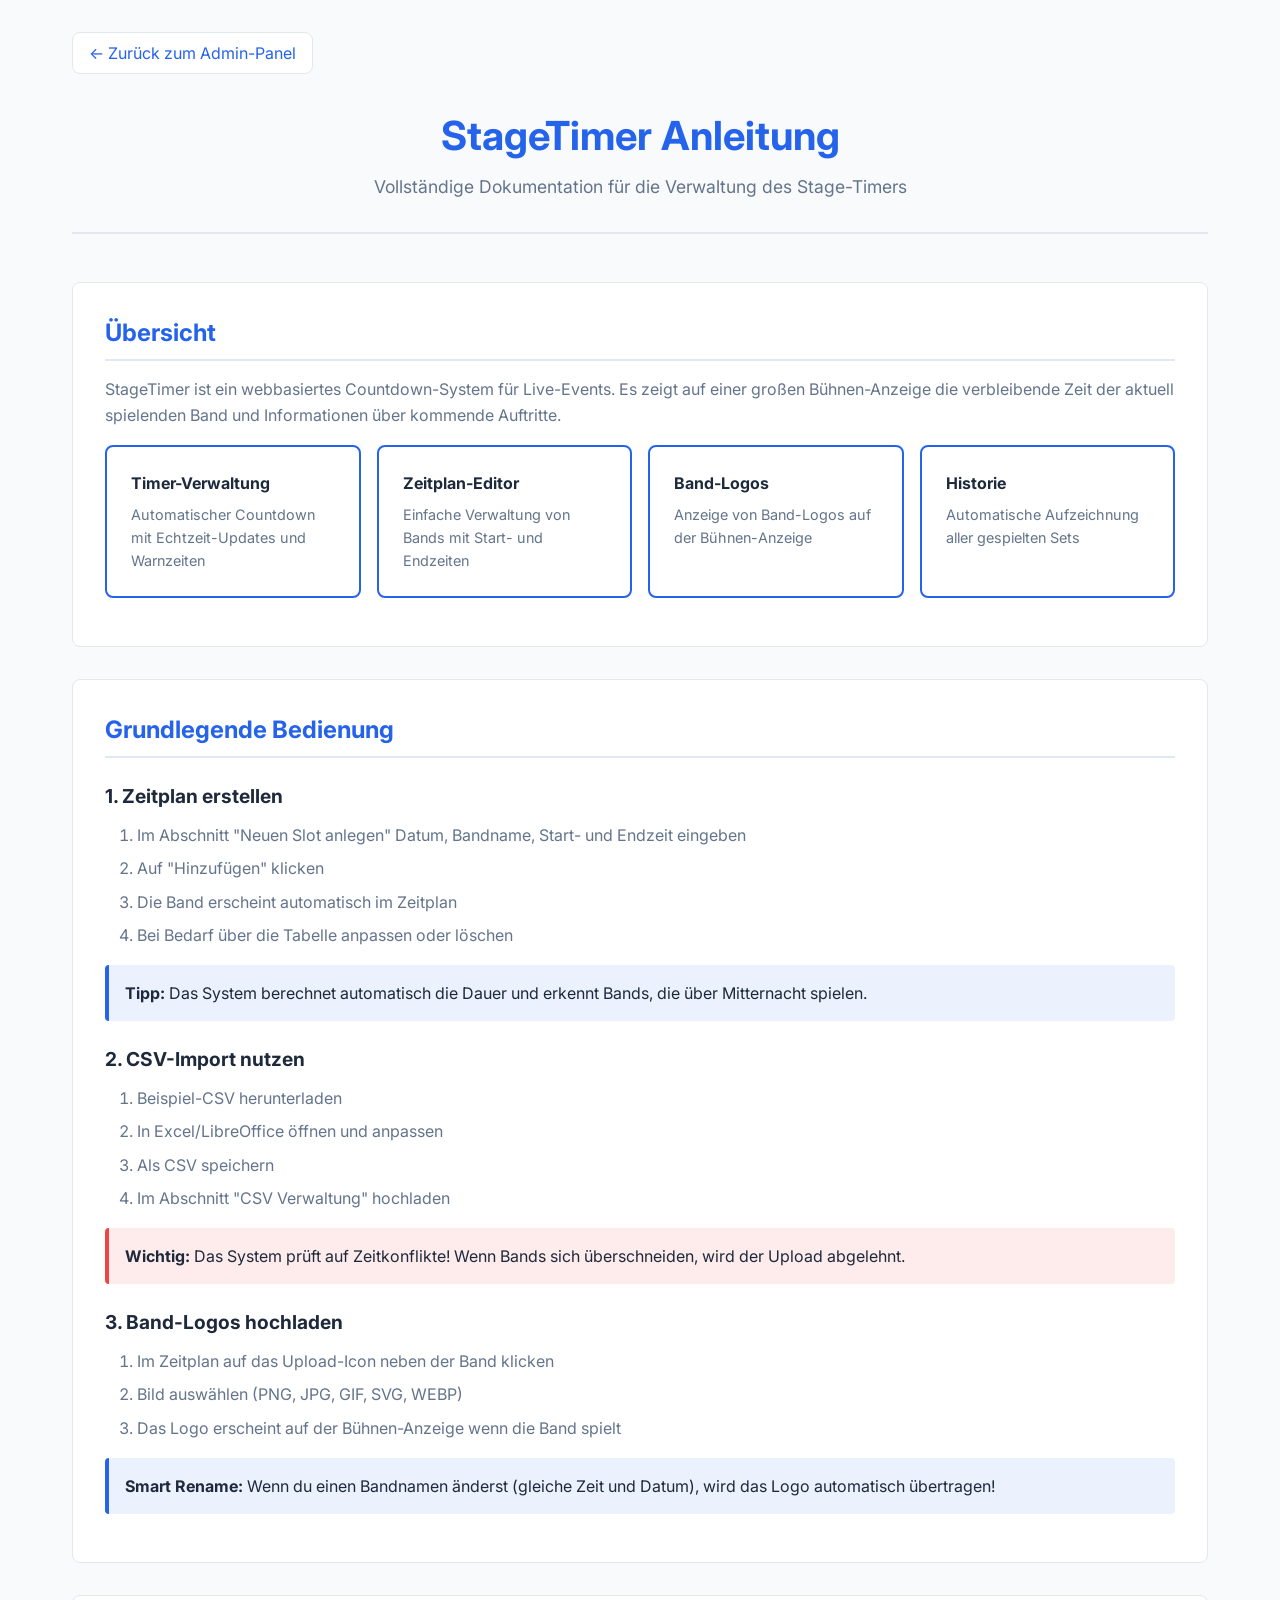
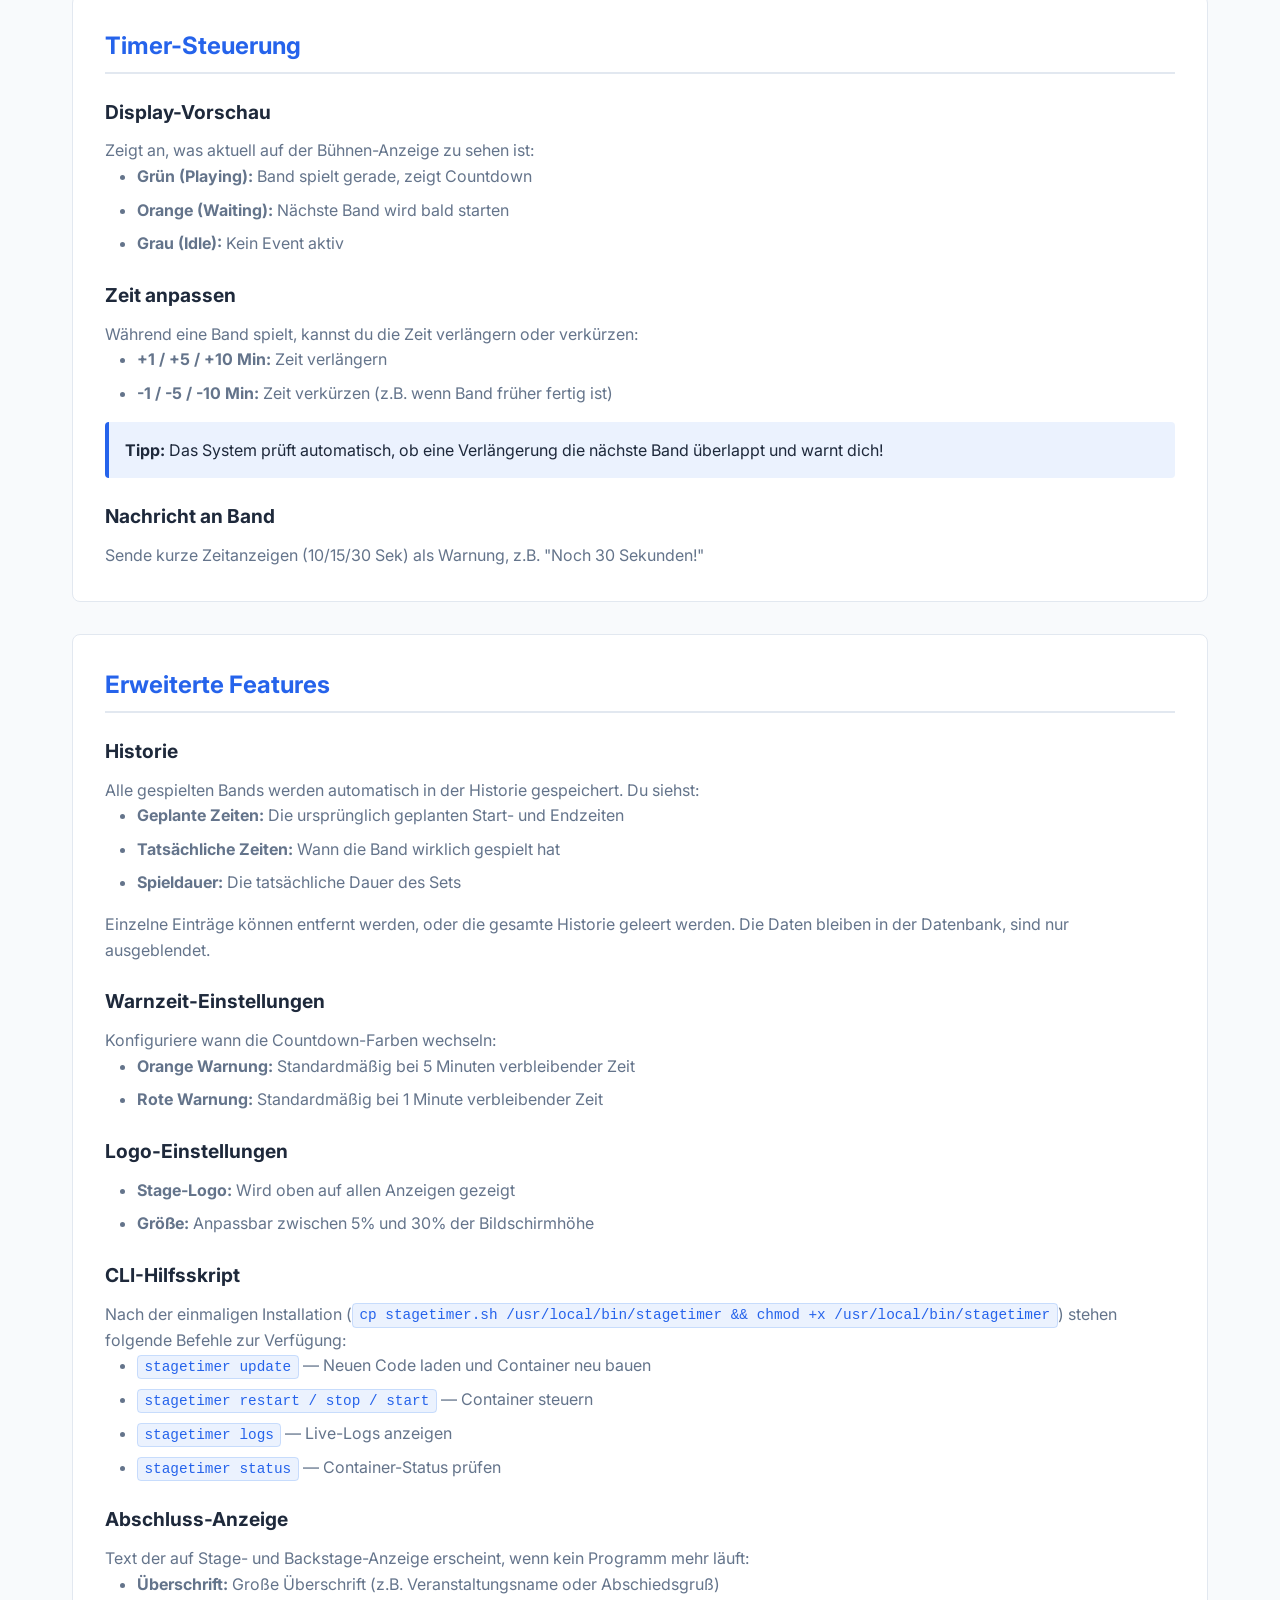
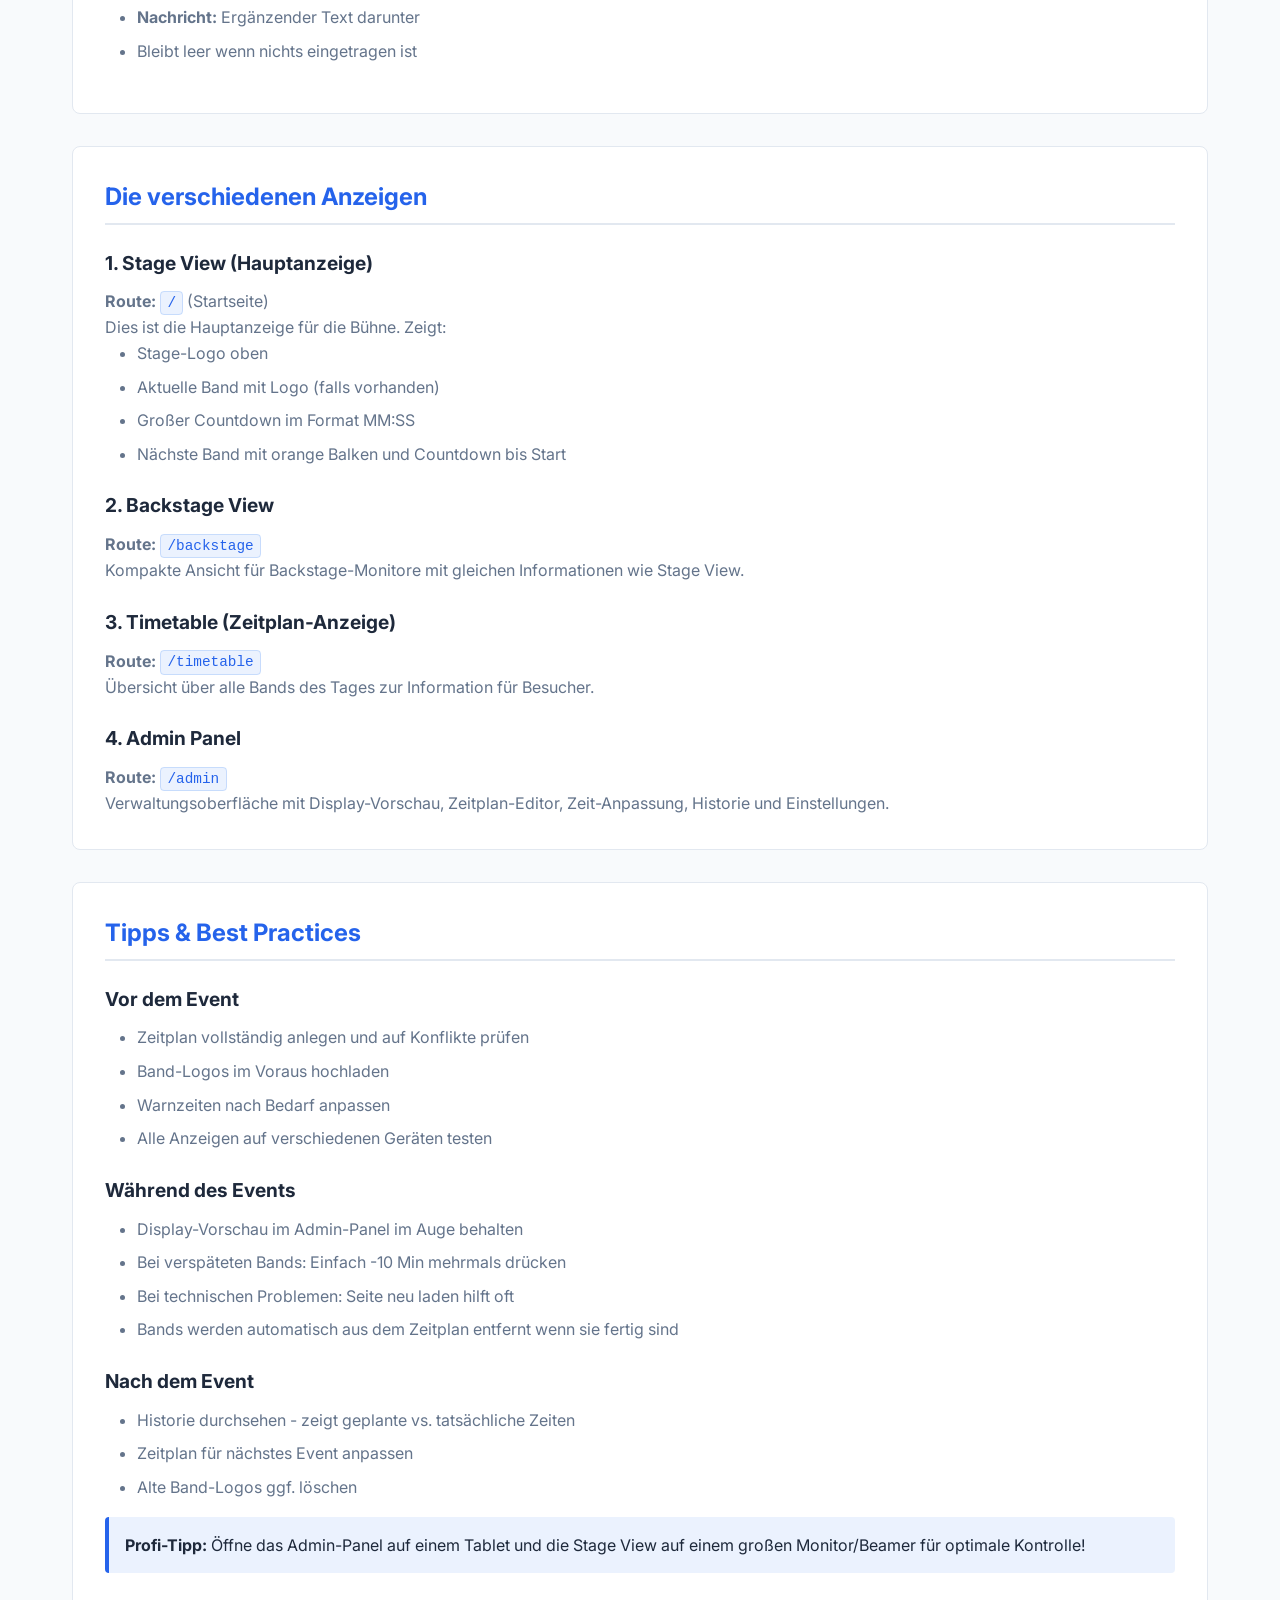
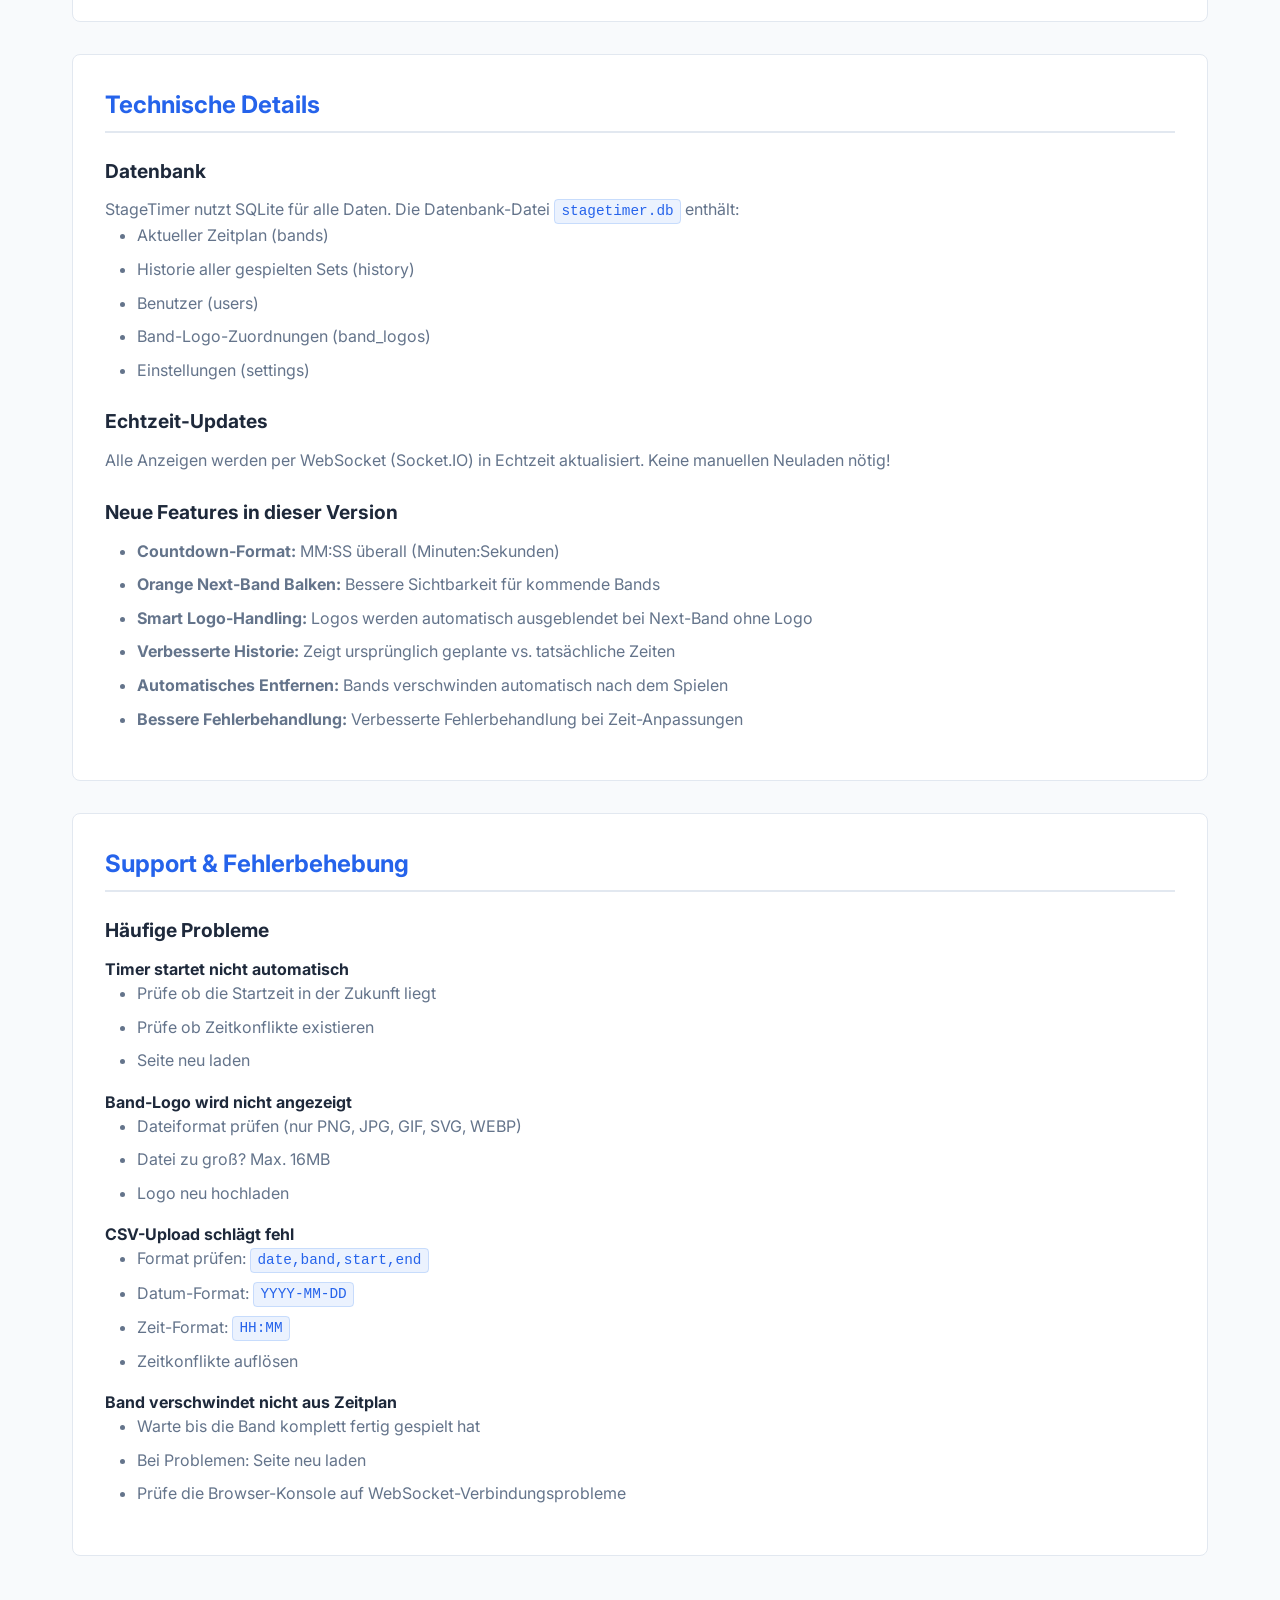
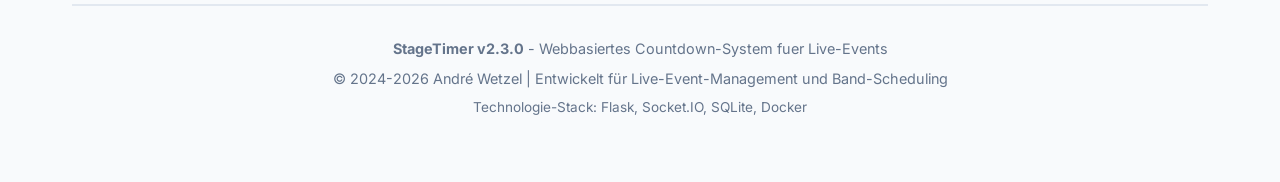
<file: templates/guide.html>
<!DOCTYPE html>
<html>
<head>
  <title>Anleitung - StageTimer</title>
  <meta charset="UTF-8">
  <meta name="viewport" content="width=device-width, initial-scale=1.0">
  <link rel="stylesheet" href="/static/style.css">
  <link href="https://fonts.googleapis.com/css2?family=Inter:wght@400;500;600;700&display=swap" rel="stylesheet">
  <link rel="apple-touch-icon" sizes="180x180" href="/static/img/fav/apple-touch-icon.png">
  <link rel="icon" type="image/png" sizes="32x32" href="/static/img/fav/favicon-32x32.png">
  <link rel="icon" type="image/png" sizes="16x16" href="/static/img/fav/favicon-16x16.png">
  <link rel="manifest" href="/static/img/fav/site.webmanifest">
  <style>
    .guide-container {
      max-width: 1200px;
      margin: 0 auto;
      padding: 2rem;
    }

    .guide-section {
      background: var(--card-bg);
      padding: 2rem;
      margin-bottom: 2rem;
      border-radius: 0.5rem;
      border: 1px solid var(--border);
    }

    .guide-section h2 {
      color: var(--primary);
      margin-bottom: 1rem;
      font-size: 1.5rem;
      border-bottom: 2px solid var(--border);
      padding-bottom: 0.5rem;
    }

    .guide-section h3 {
      color: var(--text);
      margin-top: 1.5rem;
      margin-bottom: 0.75rem;
      font-size: 1.2rem;
    }

    .guide-section p, .guide-section li {
      color: var(--text-muted);
      line-height: 1.6;
    }

    .guide-section ul, .guide-section ol {
      margin-left: 2rem;
      margin-bottom: 1rem;
    }

    .guide-section li {
      margin-bottom: 0.5rem;
    }

    .tip-box {
      background: rgba(59, 130, 246, 0.1);
      border-left: 4px solid var(--primary);
      padding: 1rem;
      margin: 1rem 0;
      border-radius: 0.25rem;
    }

    .warning-box {
      background: rgba(239, 68, 68, 0.1);
      border-left: 4px solid var(--danger);
      padding: 1rem;
      margin: 1rem 0;
      border-radius: 0.25rem;
    }

    .feature-grid {
      display: grid;
      grid-template-columns: repeat(auto-fit, minmax(250px, 1fr));
      gap: 1rem;
      margin: 1rem 0;
    }

    .feature-card {
      background: var(--card-bg);
      padding: 1.5rem;
      border-radius: 0.5rem;
      border: 2px solid var(--primary);
      transition: transform 0.2s, box-shadow 0.2s;
    }

    .feature-card:hover {
      transform: translateY(-2px);
      box-shadow: 0 4px 12px rgba(37, 99, 235, 0.3);
    }

    .feature-card h4 {
      color: var(--text);
      margin-bottom: 0.5rem;
      font-size: 1rem;
    }

    .feature-card p {
      font-size: 0.9rem;
      margin: 0;
    }

    code {
      background: rgba(59, 130, 246, 0.1);
      padding: 0.2rem 0.4rem;
      border-radius: 0.25rem;
      font-family: 'Courier New', monospace;
      color: var(--primary);
      font-size: 0.9em;
      border: 1px solid rgba(59, 130, 246, 0.2);
    }

    .back-link {
      display: inline-block;
      margin-bottom: 2rem;
      padding: 0.5rem 1rem;
      background: var(--card-bg);
      color: var(--primary);
      text-decoration: none;
      border-radius: 0.5rem;
      border: 1px solid var(--border);
      transition: all 0.2s;
    }

    .back-link:hover {
      background: var(--primary);
      color: white;
      transform: translateX(-4px);
    }

    .copyright {
      text-align: center;
      padding: 2rem 0;
      margin-top: 3rem;
      border-top: 2px solid var(--border);
      color: var(--text-muted);
      font-size: 0.9rem;
    }

    .copyright a {
      color: var(--primary);
      text-decoration: none;
    }

    .copyright a:hover {
      text-decoration: underline;
    }

    header {
      text-align: center;
      margin-bottom: 3rem;
      padding-bottom: 2rem;
      border-bottom: 2px solid var(--border);
    }

    header h1 {
      font-size: 2.5rem;
      margin-bottom: 0.5rem;
      color: var(--primary);
    }

    header p {
      color: var(--text-muted);
      font-size: 1.1rem;
    }

    .changelog-section {
      margin-bottom: 3rem;
    }

    details.changelog {
      background: var(--card-bg);
      border: 2px solid var(--border);
      border-radius: 0.5rem;
      padding: 0;
      margin-bottom: 2rem;
    }

    details.changelog summary {
      padding: 1.5rem;
      cursor: pointer;
      font-size: 1.2rem;
      font-weight: 600;
      color: var(--primary);
      list-style: none;
      user-select: none;
      transition: background 0.2s;
    }

    details.changelog summary::-webkit-details-marker {
      display: none;
    }

    details.changelog summary::before {
      content: '▶';
      display: inline-block;
      margin-right: 0.5rem;
      transition: transform 0.2s;
    }

    details.changelog[open] summary::before {
      transform: rotate(90deg);
    }

    details.changelog summary:hover {
      background: var(--surface-hover);
    }

    details.changelog .changelog-content {
      padding: 0 1.5rem 1.5rem 1.5rem;
      color: var(--text-muted);
    }

    details.changelog h3 {
      color: var(--primary);
      margin-top: 1.5rem;
      margin-bottom: 0.75rem;
      font-size: 1.3rem;
    }

    details.changelog h3:first-child {
      margin-top: 0;
    }

    details.changelog h4 {
      color: var(--text);
      margin-top: 1rem;
      margin-bottom: 0.5rem;
      font-size: 1rem;
      font-weight: 600;
    }

    details.changelog ul {
      margin-left: 2rem;
      margin-bottom: 1rem;
    }

    details.changelog li {
      margin-bottom: 0.5rem;
      line-height: 1.6;
    }

    details.changelog hr {
      border: none;
      border-top: 1px solid var(--border);
      margin: 2rem 0;
    }

    details.changelog .dev-info {
      background: rgba(59, 130, 246, 0.1);
      padding: 1rem;
      border-radius: 0.5rem;
      margin-top: 2rem;
    }

    details.changelog .dev-info p {
      margin: 0.25rem 0;
    }
  </style>
</head>
<body>
  <div class="guide-container">
    <a href="/admin" class="back-link">← Zurück zum Admin-Panel</a>

    <header>
      <h1>StageTimer Anleitung</h1>
      <p>Vollständige Dokumentation für die Verwaltung des Stage-Timers</p>
    </header>

    <!-- Übersicht -->
    <div class="guide-section">
      <h2>Übersicht</h2>
      <p>
        StageTimer ist ein webbasiertes Countdown-System für Live-Events. Es zeigt auf einer großen Bühnen-Anzeige
        die verbleibende Zeit der aktuell spielenden Band und Informationen über kommende Auftritte.
      </p>

      <div class="feature-grid">
        <div class="feature-card">
          <h4>Timer-Verwaltung</h4>
          <p>Automatischer Countdown mit Echtzeit-Updates und Warnzeiten</p>
        </div>
        <div class="feature-card">
          <h4>Zeitplan-Editor</h4>
          <p>Einfache Verwaltung von Bands mit Start- und Endzeiten</p>
        </div>
        <div class="feature-card">
          <h4>Band-Logos</h4>
          <p>Anzeige von Band-Logos auf der Bühnen-Anzeige</p>
        </div>
        <div class="feature-card">
          <h4>Historie</h4>
          <p>Automatische Aufzeichnung aller gespielten Sets</p>
        </div>
      </div>
    </div>

    <!-- Grundlegende Bedienung -->
    <div class="guide-section">
      <h2>Grundlegende Bedienung</h2>

      <h3>1. Zeitplan erstellen</h3>
      <ol>
        <li>Im Abschnitt "Neuen Slot anlegen" Datum, Bandname, Start- und Endzeit eingeben</li>
        <li>Auf "Hinzufügen" klicken</li>
        <li>Die Band erscheint automatisch im Zeitplan</li>
        <li>Bei Bedarf über die Tabelle anpassen oder löschen</li>
      </ol>

      <div class="tip-box">
        <strong>Tipp:</strong> Das System berechnet automatisch die Dauer und erkennt Bands, die über Mitternacht spielen.
      </div>

      <h3>2. CSV-Import nutzen</h3>
      <ol>
        <li>Beispiel-CSV herunterladen</li>
        <li>In Excel/LibreOffice öffnen und anpassen</li>
        <li>Als CSV speichern</li>
        <li>Im Abschnitt "CSV Verwaltung" hochladen</li>
      </ol>

      <div class="warning-box">
        <strong>Wichtig:</strong> Das System prüft auf Zeitkonflikte! Wenn Bands sich überschneiden, wird der Upload abgelehnt.
      </div>

      <h3>3. Band-Logos hochladen</h3>
      <ol>
        <li>Im Zeitplan auf das Upload-Icon neben der Band klicken</li>
        <li>Bild auswählen (PNG, JPG, GIF, SVG, WEBP)</li>
        <li>Das Logo erscheint auf der Bühnen-Anzeige wenn die Band spielt</li>
      </ol>

      <div class="tip-box">
        <strong>Smart Rename:</strong> Wenn du einen Bandnamen änderst (gleiche Zeit und Datum), wird das Logo automatisch übertragen!
      </div>
    </div>

    <!-- Timer-Steuerung -->
    <div class="guide-section">
      <h2>Timer-Steuerung</h2>

      <h3>Display-Vorschau</h3>
      <p>Zeigt an, was aktuell auf der Bühnen-Anzeige zu sehen ist:</p>
      <ul>
        <li><strong>Grün (Playing):</strong> Band spielt gerade, zeigt Countdown</li>
        <li><strong>Orange (Waiting):</strong> Nächste Band wird bald starten</li>
        <li><strong>Grau (Idle):</strong> Kein Event aktiv</li>
      </ul>

      <h3>Zeit anpassen</h3>
      <p>Während eine Band spielt, kannst du die Zeit verlängern oder verkürzen:</p>
      <ul>
        <li><strong>+1 / +5 / +10 Min:</strong> Zeit verlängern</li>
        <li><strong>-1 / -5 / -10 Min:</strong> Zeit verkürzen (z.B. wenn Band früher fertig ist)</li>
      </ul>

      <div class="tip-box">
        <strong>Tipp:</strong> Das System prüft automatisch, ob eine Verlängerung die nächste Band überlappt und warnt dich!
      </div>

      <h3>Nachricht an Band</h3>
      <p>Sende kurze Zeitanzeigen (10/15/30 Sek) als Warnung, z.B. "Noch 30 Sekunden!"</p>
    </div>

    <!-- Erweiterte Features -->
    <div class="guide-section">
      <h2>Erweiterte Features</h2>

      <h3>Historie</h3>
      <p>Alle gespielten Bands werden automatisch in der Historie gespeichert. Du siehst:</p>
      <ul>
        <li><strong>Geplante Zeiten:</strong> Die ursprünglich geplanten Start- und Endzeiten</li>
        <li><strong>Tatsächliche Zeiten:</strong> Wann die Band wirklich gespielt hat</li>
        <li><strong>Spieldauer:</strong> Die tatsächliche Dauer des Sets</li>
      </ul>
      <p>
        Einzelne Einträge können entfernt werden, oder die gesamte Historie geleert werden.
        Die Daten bleiben in der Datenbank, sind nur ausgeblendet.
      </p>

      <h3>Warnzeit-Einstellungen</h3>
      <p>Konfiguriere wann die Countdown-Farben wechseln:</p>
      <ul>
        <li><strong>Orange Warnung:</strong> Standardmäßig bei 5 Minuten verbleibender Zeit</li>
        <li><strong>Rote Warnung:</strong> Standardmäßig bei 1 Minute verbleibender Zeit</li>
      </ul>

      <h3>Logo-Einstellungen</h3>
      <ul>
        <li><strong>Stage-Logo:</strong> Wird oben auf allen Anzeigen gezeigt</li>
        <li><strong>Größe:</strong> Anpassbar zwischen 5% und 30% der Bildschirmhöhe</li>
      </ul>

      <h3>CLI-Hilfsskript</h3>
      <p>Nach der einmaligen Installation (<code>cp stagetimer.sh /usr/local/bin/stagetimer && chmod +x /usr/local/bin/stagetimer</code>) stehen folgende Befehle zur Verfügung:</p>
      <ul>
        <li><code>stagetimer update</code> — Neuen Code laden und Container neu bauen</li>
        <li><code>stagetimer restart / stop / start</code> — Container steuern</li>
        <li><code>stagetimer logs</code> — Live-Logs anzeigen</li>
        <li><code>stagetimer status</code> — Container-Status prüfen</li>
      </ul>

      <h3>Abschluss-Anzeige</h3>
      <p>Text der auf Stage- und Backstage-Anzeige erscheint, wenn kein Programm mehr läuft:</p>
      <ul>
        <li><strong>Überschrift:</strong> Große Überschrift (z.B. Veranstaltungsname oder Abschiedsgruß)</li>
        <li><strong>Nachricht:</strong> Ergänzender Text darunter</li>
        <li>Bleibt leer wenn nichts eingetragen ist</li>
      </ul>
    </div>

    <!-- Die verschiedenen Anzeigen -->
    <div class="guide-section">
      <h2>Die verschiedenen Anzeigen</h2>

      <h3>1. Stage View (Hauptanzeige)</h3>
      <p><strong>Route:</strong> <code>/</code> (Startseite)</p>
      <p>Dies ist die Hauptanzeige für die Bühne. Zeigt:</p>
      <ul>
        <li>Stage-Logo oben</li>
        <li>Aktuelle Band mit Logo (falls vorhanden)</li>
        <li>Großer Countdown im Format MM:SS</li>
        <li>Nächste Band mit orange Balken und Countdown bis Start</li>
      </ul>

      <h3>2. Backstage View</h3>
      <p><strong>Route:</strong> <code>/backstage</code></p>
      <p>Kompakte Ansicht für Backstage-Monitore mit gleichen Informationen wie Stage View.</p>

      <h3>3. Timetable (Zeitplan-Anzeige)</h3>
      <p><strong>Route:</strong> <code>/timetable</code></p>
      <p>Übersicht über alle Bands des Tages zur Information für Besucher.</p>

      <h3>4. Admin Panel</h3>
      <p><strong>Route:</strong> <code>/admin</code></p>
      <p>Verwaltungsoberfläche mit Display-Vorschau, Zeitplan-Editor, Zeit-Anpassung, Historie und Einstellungen.</p>
    </div>

    <!-- Tipps & Best Practices -->
    <div class="guide-section">
      <h2>Tipps & Best Practices</h2>

      <h3>Vor dem Event</h3>
      <ul>
        <li>Zeitplan vollständig anlegen und auf Konflikte prüfen</li>
        <li>Band-Logos im Voraus hochladen</li>
        <li>Warnzeiten nach Bedarf anpassen</li>
        <li>Alle Anzeigen auf verschiedenen Geräten testen</li>
      </ul>

      <h3>Während des Events</h3>
      <ul>
        <li>Display-Vorschau im Admin-Panel im Auge behalten</li>
        <li>Bei verspäteten Bands: Einfach -10 Min mehrmals drücken</li>
        <li>Bei technischen Problemen: Seite neu laden hilft oft</li>
        <li>Bands werden automatisch aus dem Zeitplan entfernt wenn sie fertig sind</li>
      </ul>

      <h3>Nach dem Event</h3>
      <ul>
        <li>Historie durchsehen - zeigt geplante vs. tatsächliche Zeiten</li>
        <li>Zeitplan für nächstes Event anpassen</li>
        <li>Alte Band-Logos ggf. löschen</li>
      </ul>

      <div class="tip-box">
        <strong>Profi-Tipp:</strong> Öffne das Admin-Panel auf einem Tablet und die Stage View auf einem großen Monitor/Beamer für optimale Kontrolle!
      </div>
    </div>

    <!-- Technische Details -->
    <div class="guide-section">
      <h2>Technische Details</h2>

      <h3>Datenbank</h3>
      <p>
        StageTimer nutzt SQLite für alle Daten. Die Datenbank-Datei <code>stagetimer.db</code> enthält:
      </p>
      <ul>
        <li>Aktueller Zeitplan (bands)</li>
        <li>Historie aller gespielten Sets (history)</li>
        <li>Benutzer (users)</li>
        <li>Band-Logo-Zuordnungen (band_logos)</li>
        <li>Einstellungen (settings)</li>
      </ul>

      <h3>Echtzeit-Updates</h3>
      <p>
        Alle Anzeigen werden per WebSocket (Socket.IO) in Echtzeit aktualisiert.
        Keine manuellen Neuladen nötig!
      </p>

      <h3>Neue Features in dieser Version</h3>
      <ul>
        <li><strong>Countdown-Format:</strong> MM:SS überall (Minuten:Sekunden)</li>
        <li><strong>Orange Next-Band Balken:</strong> Bessere Sichtbarkeit für kommende Bands</li>
        <li><strong>Smart Logo-Handling:</strong> Logos werden automatisch ausgeblendet bei Next-Band ohne Logo</li>
        <li><strong>Verbesserte Historie:</strong> Zeigt ursprünglich geplante vs. tatsächliche Zeiten</li>
        <li><strong>Automatisches Entfernen:</strong> Bands verschwinden automatisch nach dem Spielen</li>
        <li><strong>Bessere Fehlerbehandlung:</strong> Verbesserte Fehlerbehandlung bei Zeit-Anpassungen</li>
      </ul>
    </div>

    <!-- Support & Fehlerbehebung -->
    <div class="guide-section">
      <h2>Support & Fehlerbehebung</h2>

      <h3>Häufige Probleme</h3>

      <h4>Timer startet nicht automatisch</h4>
      <ul>
        <li>Prüfe ob die Startzeit in der Zukunft liegt</li>
        <li>Prüfe ob Zeitkonflikte existieren</li>
        <li>Seite neu laden</li>
      </ul>

      <h4>Band-Logo wird nicht angezeigt</h4>
      <ul>
        <li>Dateiformat prüfen (nur PNG, JPG, GIF, SVG, WEBP)</li>
        <li>Datei zu groß? Max. 16MB</li>
        <li>Logo neu hochladen</li>
      </ul>

      <h4>CSV-Upload schlägt fehl</h4>
      <ul>
        <li>Format prüfen: <code>date,band,start,end</code></li>
        <li>Datum-Format: <code>YYYY-MM-DD</code></li>
        <li>Zeit-Format: <code>HH:MM</code></li>
        <li>Zeitkonflikte auflösen</li>
      </ul>

      <h4>Band verschwindet nicht aus Zeitplan</h4>
      <ul>
        <li>Warte bis die Band komplett fertig gespielt hat</li>
        <li>Bei Problemen: Seite neu laden</li>
        <li>Prüfe die Browser-Konsole auf WebSocket-Verbindungsprobleme</li>
      </ul>
    </div>

    <!-- Copyright -->
    <div class="copyright">
      <p><strong>StageTimer v2.3.0</strong> - Webbasiertes Countdown-System fuer Live-Events</p>
      <p style="margin-top: 0.5rem;">
        &copy; 2024-2026 André Wetzel |
        Entwickelt für Live-Event-Management und Band-Scheduling
      </p>
      <p style="margin-top: 0.5rem; font-size: 0.85rem;">
        Technologie-Stack: Flask, Socket.IO, SQLite, Docker
      </p>
    </div>
  </div>

  <script>
    // Synchronisiere Theme mit Admin-Panel
    const savedTheme = localStorage.getItem('theme') || 'light';
    document.documentElement.setAttribute('data-theme', savedTheme);
  </script>
</body>
</html>
</file>
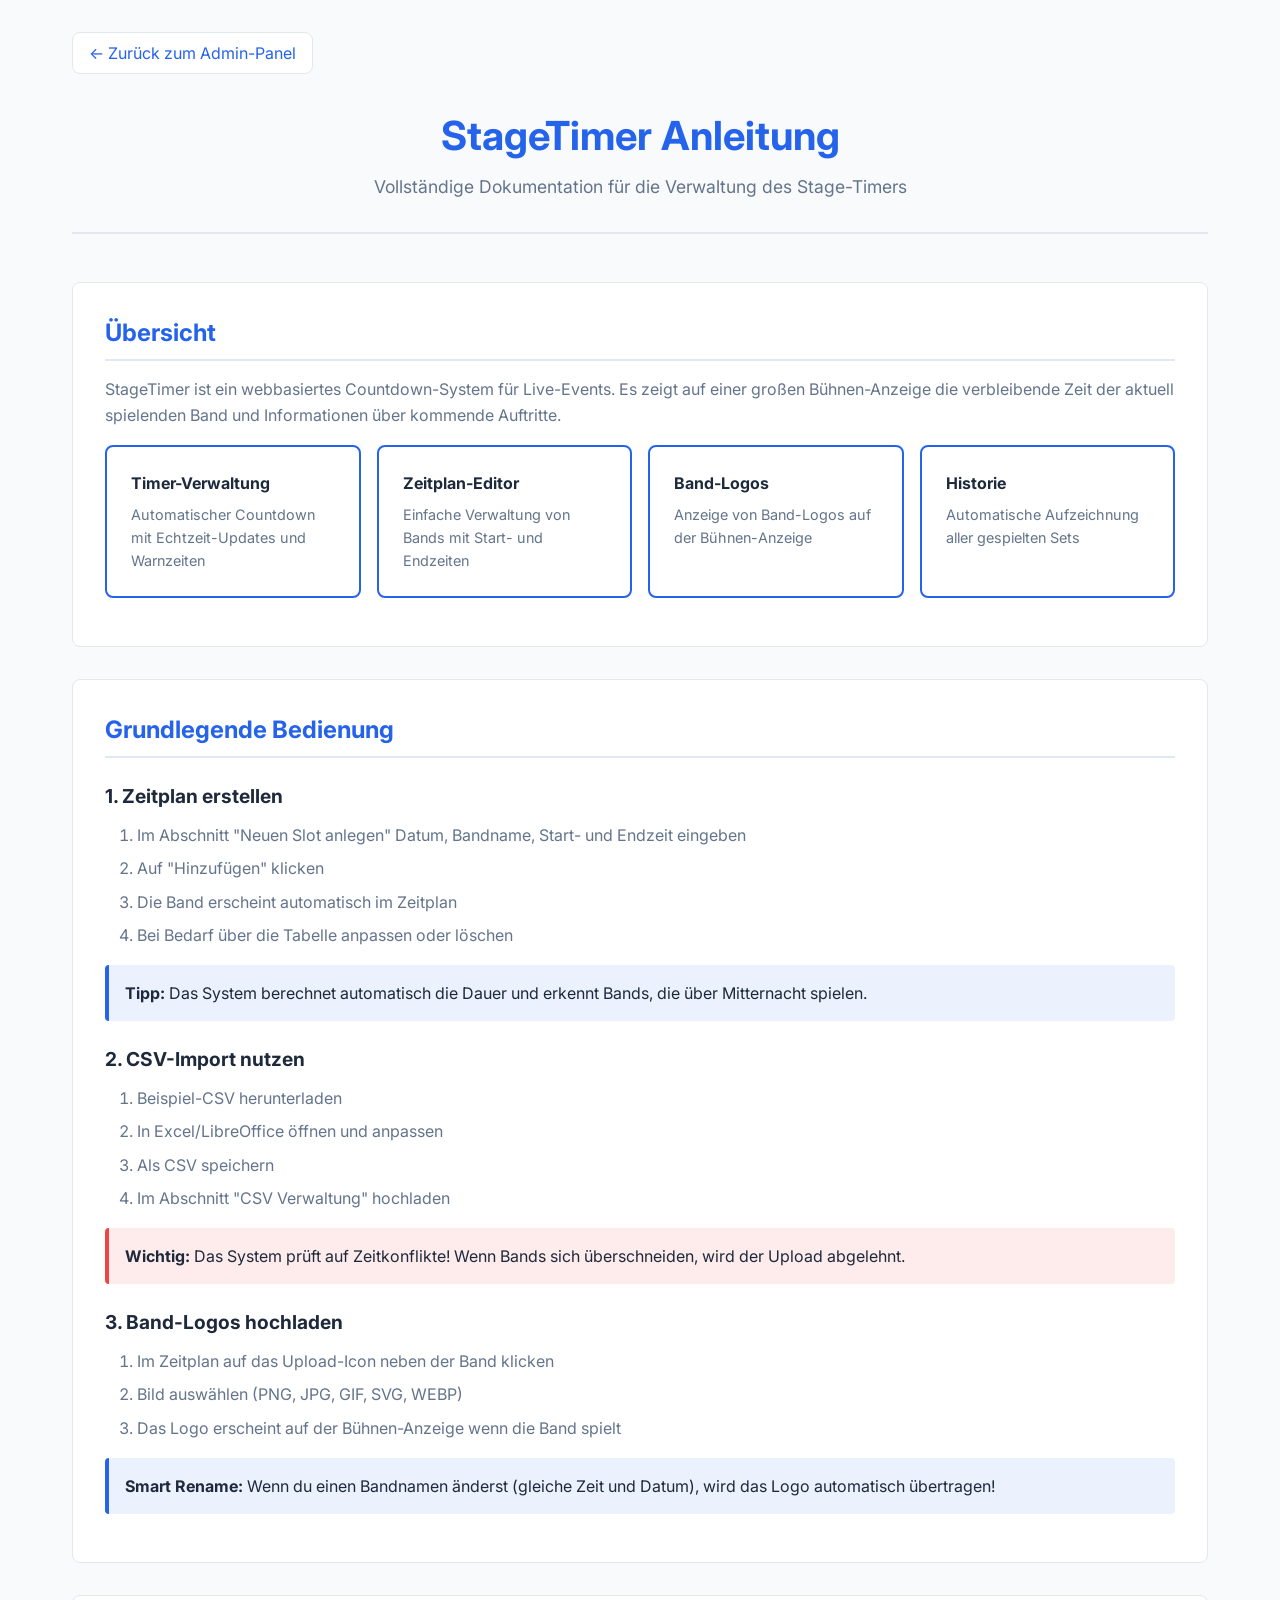
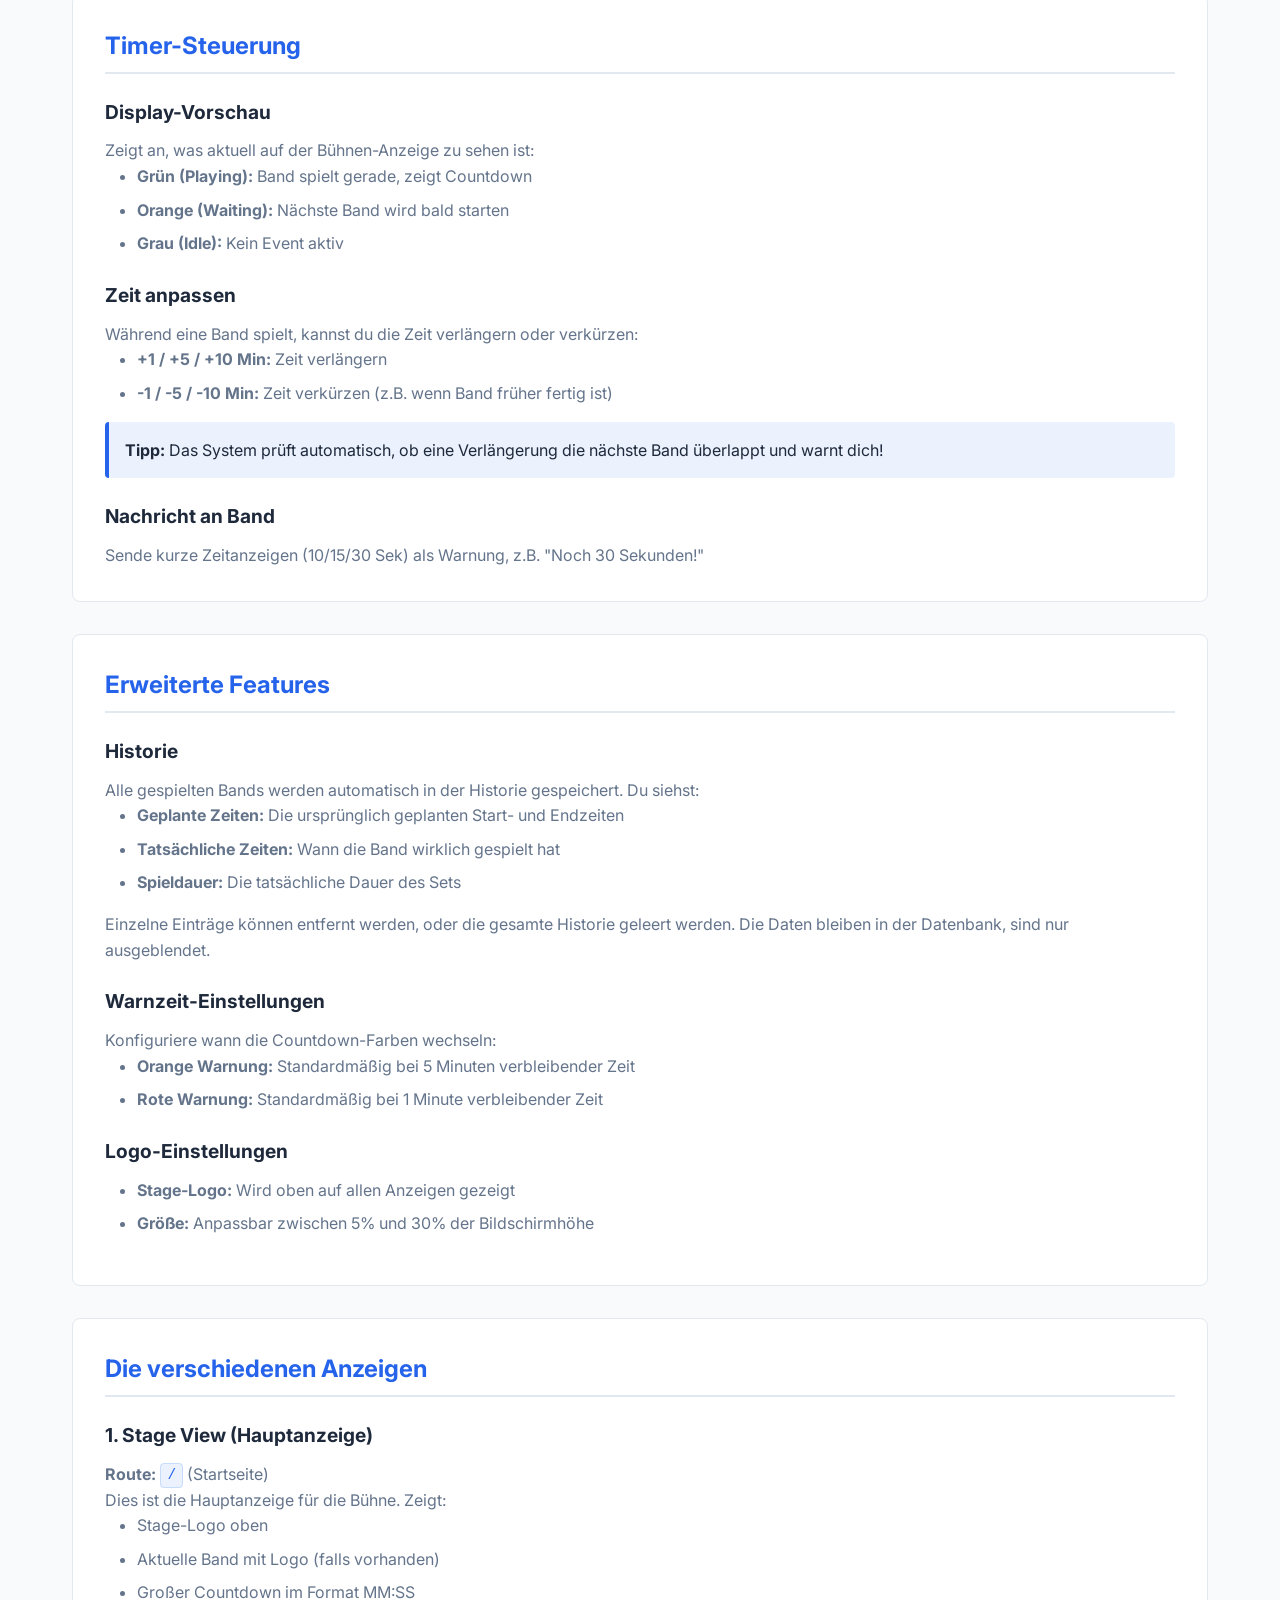
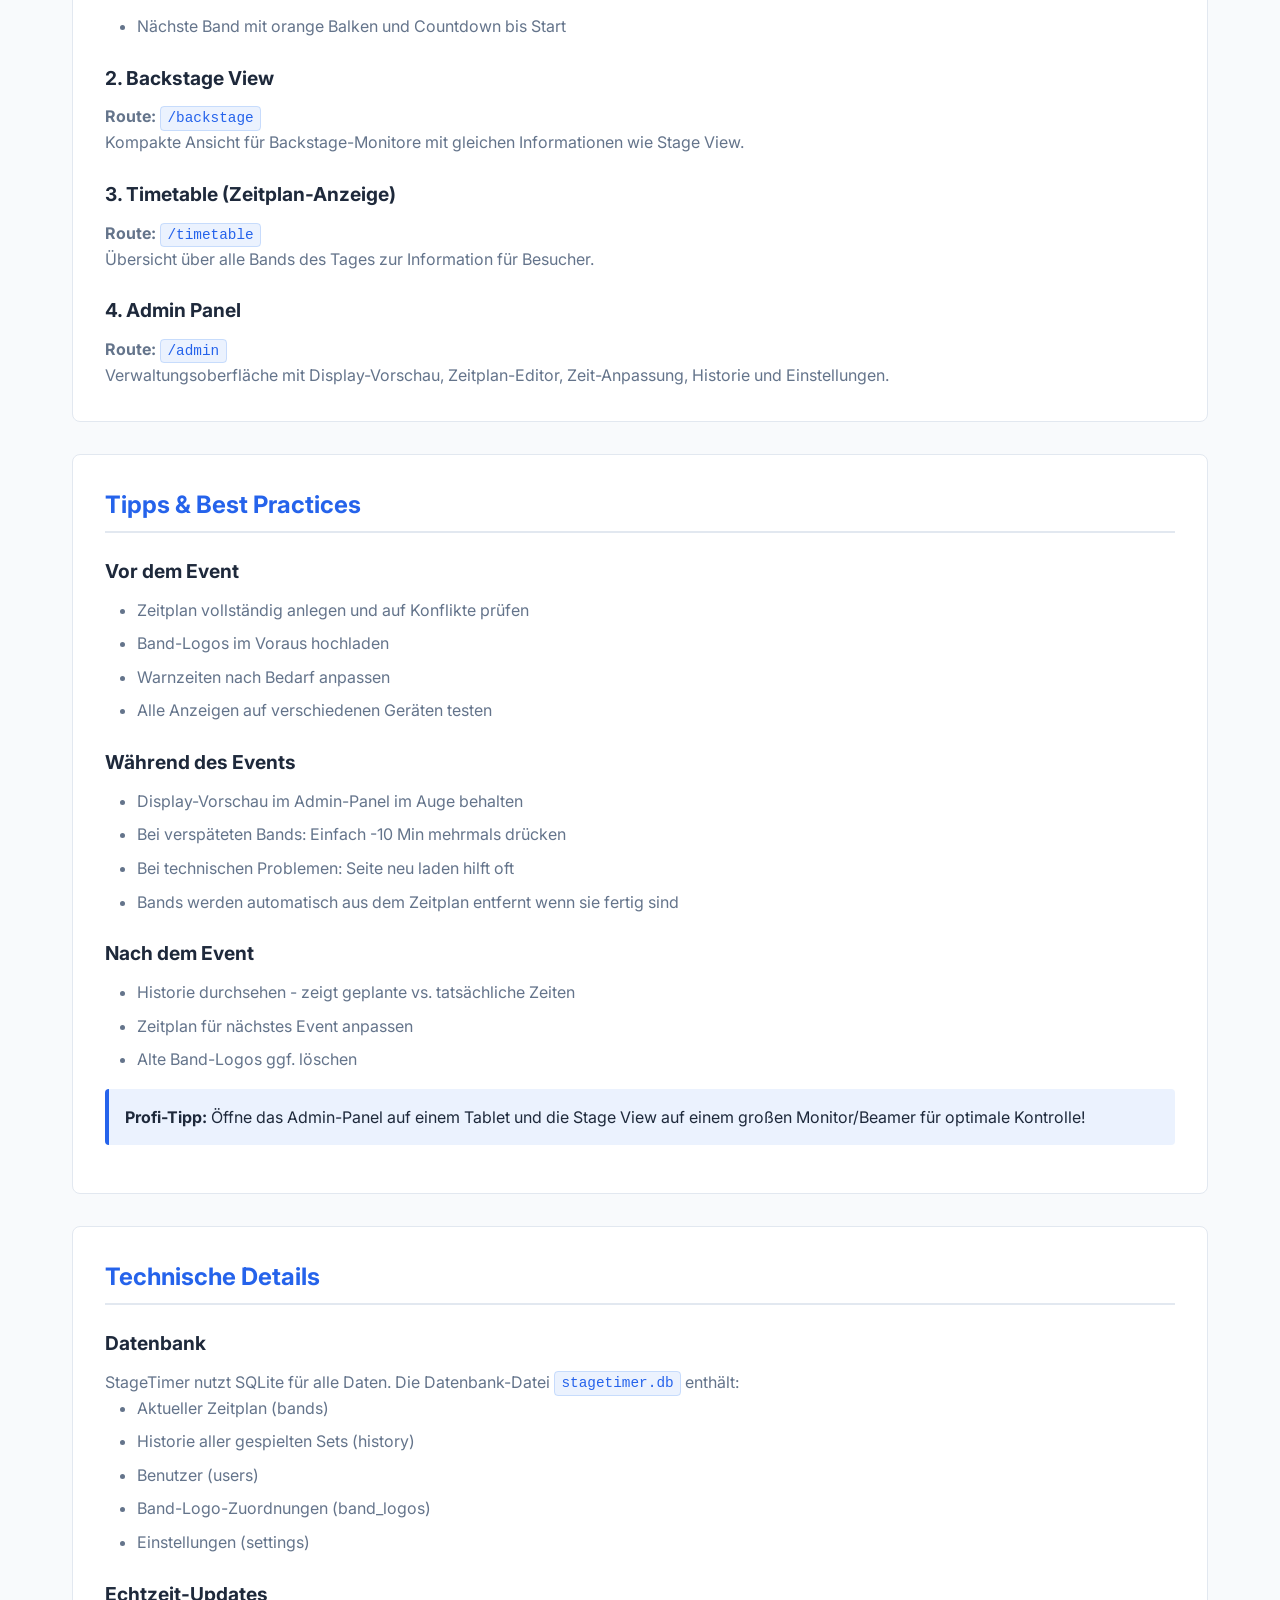
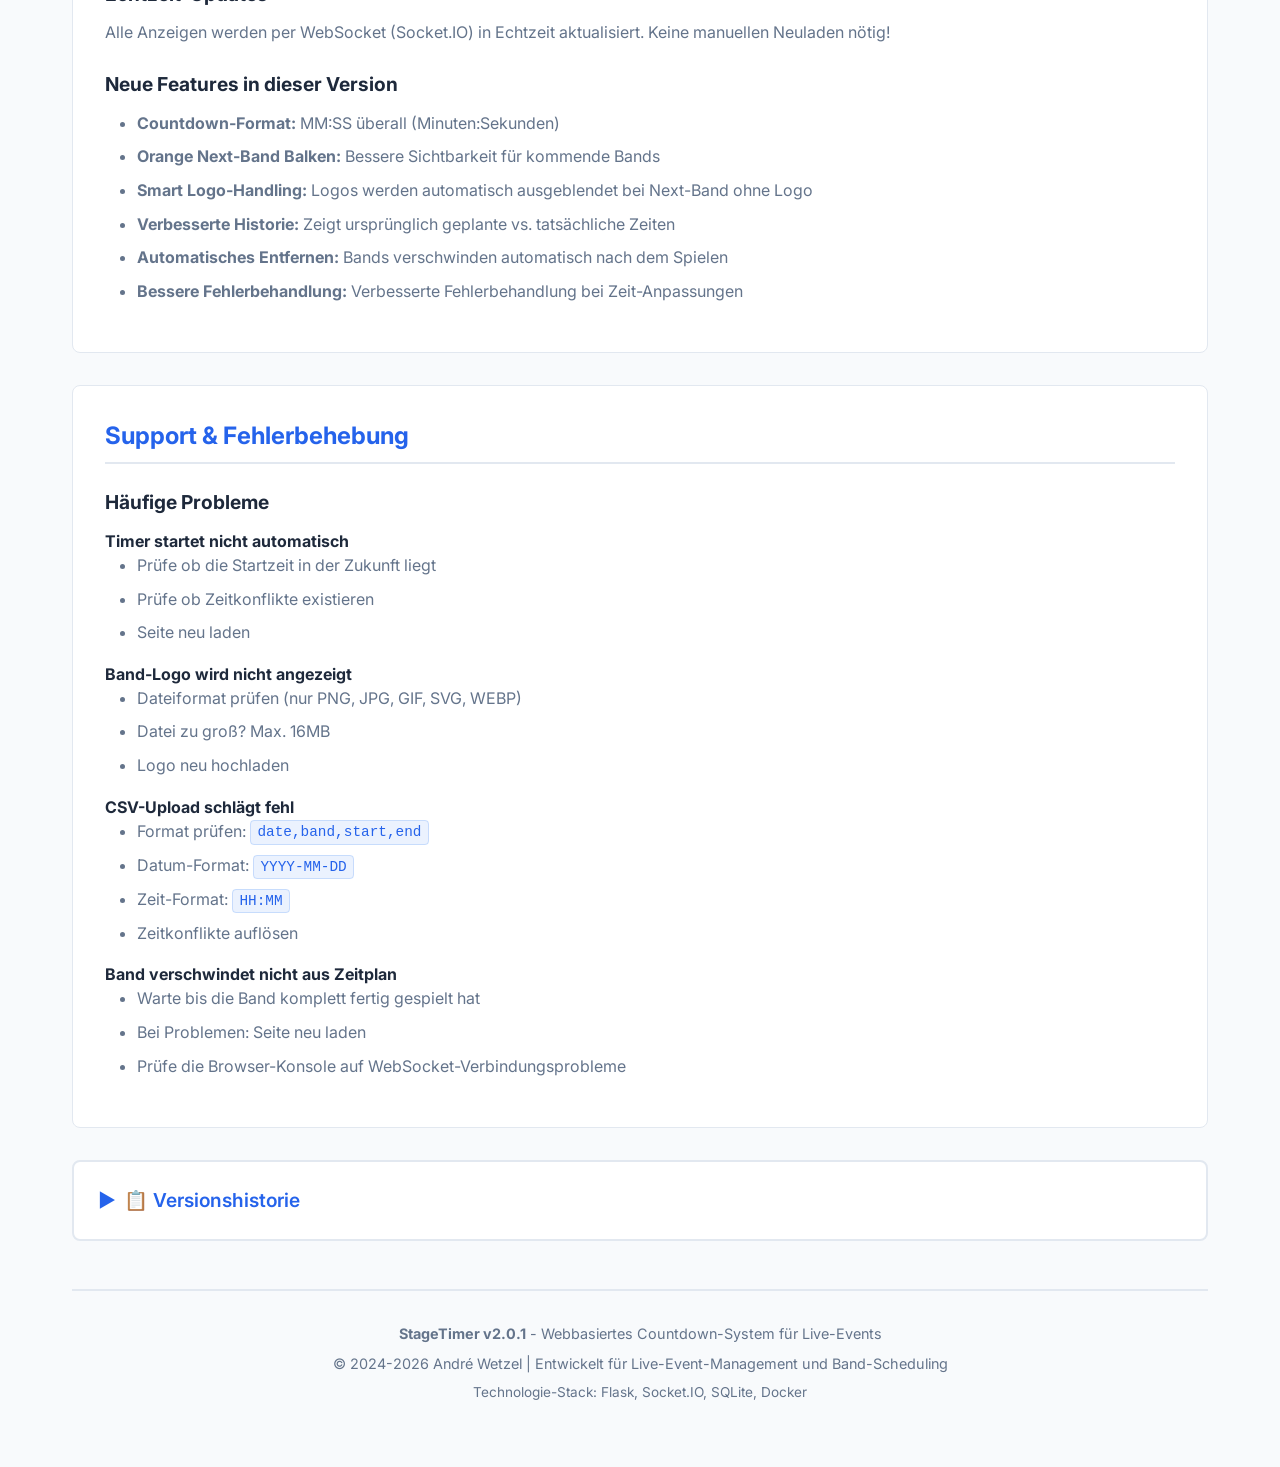
<file: stagetimer/templates/guide.html>
<!DOCTYPE html>
<html>
<head>
  <title>Anleitung - StageTimer</title>
  <meta charset="UTF-8">
  <meta name="viewport" content="width=device-width, initial-scale=1.0">
  <link rel="stylesheet" href="/static/style.css">
  <link href="https://fonts.googleapis.com/css2?family=Inter:wght@400;500;600;700&display=swap" rel="stylesheet">
  <link rel="apple-touch-icon" sizes="180x180" href="/static/img/fav/apple-touch-icon.png">
  <link rel="icon" type="image/png" sizes="32x32" href="/static/img/fav/favicon-32x32.png">
  <link rel="icon" type="image/png" sizes="16x16" href="/static/img/fav/favicon-16x16.png">
  <link rel="manifest" href="/static/img/fav/site.webmanifest">
  <style>
    .guide-container {
      max-width: 1200px;
      margin: 0 auto;
      padding: 2rem;
    }

    .guide-section {
      background: var(--card-bg);
      padding: 2rem;
      margin-bottom: 2rem;
      border-radius: 0.5rem;
      border: 1px solid var(--border);
    }

    .guide-section h2 {
      color: var(--primary);
      margin-bottom: 1rem;
      font-size: 1.5rem;
      border-bottom: 2px solid var(--border);
      padding-bottom: 0.5rem;
    }

    .guide-section h3 {
      color: var(--text);
      margin-top: 1.5rem;
      margin-bottom: 0.75rem;
      font-size: 1.2rem;
    }

    .guide-section p, .guide-section li {
      color: var(--text-muted);
      line-height: 1.6;
    }

    .guide-section ul, .guide-section ol {
      margin-left: 2rem;
      margin-bottom: 1rem;
    }

    .guide-section li {
      margin-bottom: 0.5rem;
    }

    .tip-box {
      background: rgba(59, 130, 246, 0.1);
      border-left: 4px solid var(--primary);
      padding: 1rem;
      margin: 1rem 0;
      border-radius: 0.25rem;
    }

    .warning-box {
      background: rgba(239, 68, 68, 0.1);
      border-left: 4px solid var(--danger);
      padding: 1rem;
      margin: 1rem 0;
      border-radius: 0.25rem;
    }

    .feature-grid {
      display: grid;
      grid-template-columns: repeat(auto-fit, minmax(250px, 1fr));
      gap: 1rem;
      margin: 1rem 0;
    }

    .feature-card {
      background: var(--card-bg);
      padding: 1.5rem;
      border-radius: 0.5rem;
      border: 2px solid var(--primary);
      transition: transform 0.2s, box-shadow 0.2s;
    }

    .feature-card:hover {
      transform: translateY(-2px);
      box-shadow: 0 4px 12px rgba(37, 99, 235, 0.3);
    }

    .feature-card h4 {
      color: var(--text);
      margin-bottom: 0.5rem;
      font-size: 1rem;
    }

    .feature-card p {
      font-size: 0.9rem;
      margin: 0;
    }

    code {
      background: rgba(59, 130, 246, 0.1);
      padding: 0.2rem 0.4rem;
      border-radius: 0.25rem;
      font-family: 'Courier New', monospace;
      color: var(--primary);
      font-size: 0.9em;
      border: 1px solid rgba(59, 130, 246, 0.2);
    }

    .back-link {
      display: inline-block;
      margin-bottom: 2rem;
      padding: 0.5rem 1rem;
      background: var(--card-bg);
      color: var(--primary);
      text-decoration: none;
      border-radius: 0.5rem;
      border: 1px solid var(--border);
      transition: all 0.2s;
    }

    .back-link:hover {
      background: var(--primary);
      color: white;
      transform: translateX(-4px);
    }

    .copyright {
      text-align: center;
      padding: 2rem 0;
      margin-top: 3rem;
      border-top: 2px solid var(--border);
      color: var(--text-muted);
      font-size: 0.9rem;
    }

    .copyright a {
      color: var(--primary);
      text-decoration: none;
    }

    .copyright a:hover {
      text-decoration: underline;
    }

    header {
      text-align: center;
      margin-bottom: 3rem;
      padding-bottom: 2rem;
      border-bottom: 2px solid var(--border);
    }

    header h1 {
      font-size: 2.5rem;
      margin-bottom: 0.5rem;
      color: var(--primary);
    }

    header p {
      color: var(--text-muted);
      font-size: 1.1rem;
    }

    .changelog-section {
      margin-bottom: 3rem;
    }

    details.changelog {
      background: var(--card-bg);
      border: 2px solid var(--border);
      border-radius: 0.5rem;
      padding: 0;
      margin-bottom: 2rem;
    }

    details.changelog summary {
      padding: 1.5rem;
      cursor: pointer;
      font-size: 1.2rem;
      font-weight: 600;
      color: var(--primary);
      list-style: none;
      user-select: none;
      transition: background 0.2s;
    }

    details.changelog summary::-webkit-details-marker {
      display: none;
    }

    details.changelog summary::before {
      content: '▶';
      display: inline-block;
      margin-right: 0.5rem;
      transition: transform 0.2s;
    }

    details.changelog[open] summary::before {
      transform: rotate(90deg);
    }

    details.changelog summary:hover {
      background: var(--surface-hover);
    }

    details.changelog .changelog-content {
      padding: 0 1.5rem 1.5rem 1.5rem;
      color: var(--text-muted);
    }

    details.changelog h3 {
      color: var(--primary);
      margin-top: 1.5rem;
      margin-bottom: 0.75rem;
      font-size: 1.3rem;
    }

    details.changelog h3:first-child {
      margin-top: 0;
    }

    details.changelog h4 {
      color: var(--text);
      margin-top: 1rem;
      margin-bottom: 0.5rem;
      font-size: 1rem;
      font-weight: 600;
    }

    details.changelog ul {
      margin-left: 2rem;
      margin-bottom: 1rem;
    }

    details.changelog li {
      margin-bottom: 0.5rem;
      line-height: 1.6;
    }

    details.changelog hr {
      border: none;
      border-top: 1px solid var(--border);
      margin: 2rem 0;
    }

    details.changelog .dev-info {
      background: rgba(59, 130, 246, 0.1);
      padding: 1rem;
      border-radius: 0.5rem;
      margin-top: 2rem;
    }

    details.changelog .dev-info p {
      margin: 0.25rem 0;
    }
  </style>
</head>
<body>
  <div class="guide-container">
    <a href="/admin" class="back-link">← Zurück zum Admin-Panel</a>

    <header>
      <h1>StageTimer Anleitung</h1>
      <p>Vollständige Dokumentation für die Verwaltung des Stage-Timers</p>
    </header>

    <!-- Übersicht -->
    <div class="guide-section">
      <h2>Übersicht</h2>
      <p>
        StageTimer ist ein webbasiertes Countdown-System für Live-Events. Es zeigt auf einer großen Bühnen-Anzeige
        die verbleibende Zeit der aktuell spielenden Band und Informationen über kommende Auftritte.
      </p>

      <div class="feature-grid">
        <div class="feature-card">
          <h4>Timer-Verwaltung</h4>
          <p>Automatischer Countdown mit Echtzeit-Updates und Warnzeiten</p>
        </div>
        <div class="feature-card">
          <h4>Zeitplan-Editor</h4>
          <p>Einfache Verwaltung von Bands mit Start- und Endzeiten</p>
        </div>
        <div class="feature-card">
          <h4>Band-Logos</h4>
          <p>Anzeige von Band-Logos auf der Bühnen-Anzeige</p>
        </div>
        <div class="feature-card">
          <h4>Historie</h4>
          <p>Automatische Aufzeichnung aller gespielten Sets</p>
        </div>
      </div>
    </div>

    <!-- Grundlegende Bedienung -->
    <div class="guide-section">
      <h2>Grundlegende Bedienung</h2>

      <h3>1. Zeitplan erstellen</h3>
      <ol>
        <li>Im Abschnitt "Neuen Slot anlegen" Datum, Bandname, Start- und Endzeit eingeben</li>
        <li>Auf "Hinzufügen" klicken</li>
        <li>Die Band erscheint automatisch im Zeitplan</li>
        <li>Bei Bedarf über die Tabelle anpassen oder löschen</li>
      </ol>

      <div class="tip-box">
        <strong>Tipp:</strong> Das System berechnet automatisch die Dauer und erkennt Bands, die über Mitternacht spielen.
      </div>

      <h3>2. CSV-Import nutzen</h3>
      <ol>
        <li>Beispiel-CSV herunterladen</li>
        <li>In Excel/LibreOffice öffnen und anpassen</li>
        <li>Als CSV speichern</li>
        <li>Im Abschnitt "CSV Verwaltung" hochladen</li>
      </ol>

      <div class="warning-box">
        <strong>Wichtig:</strong> Das System prüft auf Zeitkonflikte! Wenn Bands sich überschneiden, wird der Upload abgelehnt.
      </div>

      <h3>3. Band-Logos hochladen</h3>
      <ol>
        <li>Im Zeitplan auf das Upload-Icon neben der Band klicken</li>
        <li>Bild auswählen (PNG, JPG, GIF, SVG, WEBP)</li>
        <li>Das Logo erscheint auf der Bühnen-Anzeige wenn die Band spielt</li>
      </ol>

      <div class="tip-box">
        <strong>Smart Rename:</strong> Wenn du einen Bandnamen änderst (gleiche Zeit und Datum), wird das Logo automatisch übertragen!
      </div>
    </div>

    <!-- Timer-Steuerung -->
    <div class="guide-section">
      <h2>Timer-Steuerung</h2>

      <h3>Display-Vorschau</h3>
      <p>Zeigt an, was aktuell auf der Bühnen-Anzeige zu sehen ist:</p>
      <ul>
        <li><strong>Grün (Playing):</strong> Band spielt gerade, zeigt Countdown</li>
        <li><strong>Orange (Waiting):</strong> Nächste Band wird bald starten</li>
        <li><strong>Grau (Idle):</strong> Kein Event aktiv</li>
      </ul>

      <h3>Zeit anpassen</h3>
      <p>Während eine Band spielt, kannst du die Zeit verlängern oder verkürzen:</p>
      <ul>
        <li><strong>+1 / +5 / +10 Min:</strong> Zeit verlängern</li>
        <li><strong>-1 / -5 / -10 Min:</strong> Zeit verkürzen (z.B. wenn Band früher fertig ist)</li>
      </ul>

      <div class="tip-box">
        <strong>Tipp:</strong> Das System prüft automatisch, ob eine Verlängerung die nächste Band überlappt und warnt dich!
      </div>

      <h3>Nachricht an Band</h3>
      <p>Sende kurze Zeitanzeigen (10/15/30 Sek) als Warnung, z.B. "Noch 30 Sekunden!"</p>
    </div>

    <!-- Erweiterte Features -->
    <div class="guide-section">
      <h2>Erweiterte Features</h2>

      <h3>Historie</h3>
      <p>Alle gespielten Bands werden automatisch in der Historie gespeichert. Du siehst:</p>
      <ul>
        <li><strong>Geplante Zeiten:</strong> Die ursprünglich geplanten Start- und Endzeiten</li>
        <li><strong>Tatsächliche Zeiten:</strong> Wann die Band wirklich gespielt hat</li>
        <li><strong>Spieldauer:</strong> Die tatsächliche Dauer des Sets</li>
      </ul>
      <p>
        Einzelne Einträge können entfernt werden, oder die gesamte Historie geleert werden.
        Die Daten bleiben in der Datenbank, sind nur ausgeblendet.
      </p>

      <h3>Warnzeit-Einstellungen</h3>
      <p>Konfiguriere wann die Countdown-Farben wechseln:</p>
      <ul>
        <li><strong>Orange Warnung:</strong> Standardmäßig bei 5 Minuten verbleibender Zeit</li>
        <li><strong>Rote Warnung:</strong> Standardmäßig bei 1 Minute verbleibender Zeit</li>
      </ul>

      <h3>Logo-Einstellungen</h3>
      <ul>
        <li><strong>Stage-Logo:</strong> Wird oben auf allen Anzeigen gezeigt</li>
        <li><strong>Größe:</strong> Anpassbar zwischen 5% und 30% der Bildschirmhöhe</li>
      </ul>
    </div>

    <!-- Die verschiedenen Anzeigen -->
    <div class="guide-section">
      <h2>Die verschiedenen Anzeigen</h2>

      <h3>1. Stage View (Hauptanzeige)</h3>
      <p><strong>Route:</strong> <code>/</code> (Startseite)</p>
      <p>Dies ist die Hauptanzeige für die Bühne. Zeigt:</p>
      <ul>
        <li>Stage-Logo oben</li>
        <li>Aktuelle Band mit Logo (falls vorhanden)</li>
        <li>Großer Countdown im Format MM:SS</li>
        <li>Nächste Band mit orange Balken und Countdown bis Start</li>
      </ul>

      <h3>2. Backstage View</h3>
      <p><strong>Route:</strong> <code>/backstage</code></p>
      <p>Kompakte Ansicht für Backstage-Monitore mit gleichen Informationen wie Stage View.</p>

      <h3>3. Timetable (Zeitplan-Anzeige)</h3>
      <p><strong>Route:</strong> <code>/timetable</code></p>
      <p>Übersicht über alle Bands des Tages zur Information für Besucher.</p>

      <h3>4. Admin Panel</h3>
      <p><strong>Route:</strong> <code>/admin</code></p>
      <p>Verwaltungsoberfläche mit Display-Vorschau, Zeitplan-Editor, Zeit-Anpassung, Historie und Einstellungen.</p>
    </div>

    <!-- Tipps & Best Practices -->
    <div class="guide-section">
      <h2>Tipps & Best Practices</h2>

      <h3>Vor dem Event</h3>
      <ul>
        <li>Zeitplan vollständig anlegen und auf Konflikte prüfen</li>
        <li>Band-Logos im Voraus hochladen</li>
        <li>Warnzeiten nach Bedarf anpassen</li>
        <li>Alle Anzeigen auf verschiedenen Geräten testen</li>
      </ul>

      <h3>Während des Events</h3>
      <ul>
        <li>Display-Vorschau im Admin-Panel im Auge behalten</li>
        <li>Bei verspäteten Bands: Einfach -10 Min mehrmals drücken</li>
        <li>Bei technischen Problemen: Seite neu laden hilft oft</li>
        <li>Bands werden automatisch aus dem Zeitplan entfernt wenn sie fertig sind</li>
      </ul>

      <h3>Nach dem Event</h3>
      <ul>
        <li>Historie durchsehen - zeigt geplante vs. tatsächliche Zeiten</li>
        <li>Zeitplan für nächstes Event anpassen</li>
        <li>Alte Band-Logos ggf. löschen</li>
      </ul>

      <div class="tip-box">
        <strong>Profi-Tipp:</strong> Öffne das Admin-Panel auf einem Tablet und die Stage View auf einem großen Monitor/Beamer für optimale Kontrolle!
      </div>
    </div>

    <!-- Technische Details -->
    <div class="guide-section">
      <h2>Technische Details</h2>

      <h3>Datenbank</h3>
      <p>
        StageTimer nutzt SQLite für alle Daten. Die Datenbank-Datei <code>stagetimer.db</code> enthält:
      </p>
      <ul>
        <li>Aktueller Zeitplan (bands)</li>
        <li>Historie aller gespielten Sets (history)</li>
        <li>Benutzer (users)</li>
        <li>Band-Logo-Zuordnungen (band_logos)</li>
        <li>Einstellungen (settings)</li>
      </ul>

      <h3>Echtzeit-Updates</h3>
      <p>
        Alle Anzeigen werden per WebSocket (Socket.IO) in Echtzeit aktualisiert.
        Keine manuellen Neuladen nötig!
      </p>

      <h3>Neue Features in dieser Version</h3>
      <ul>
        <li><strong>Countdown-Format:</strong> MM:SS überall (Minuten:Sekunden)</li>
        <li><strong>Orange Next-Band Balken:</strong> Bessere Sichtbarkeit für kommende Bands</li>
        <li><strong>Smart Logo-Handling:</strong> Logos werden automatisch ausgeblendet bei Next-Band ohne Logo</li>
        <li><strong>Verbesserte Historie:</strong> Zeigt ursprünglich geplante vs. tatsächliche Zeiten</li>
        <li><strong>Automatisches Entfernen:</strong> Bands verschwinden automatisch nach dem Spielen</li>
        <li><strong>Bessere Fehlerbehandlung:</strong> Verbesserte Fehlerbehandlung bei Zeit-Anpassungen</li>
      </ul>
    </div>

    <!-- Support & Fehlerbehebung -->
    <div class="guide-section">
      <h2>Support & Fehlerbehebung</h2>

      <h3>Häufige Probleme</h3>

      <h4>Timer startet nicht automatisch</h4>
      <ul>
        <li>Prüfe ob die Startzeit in der Zukunft liegt</li>
        <li>Prüfe ob Zeitkonflikte existieren</li>
        <li>Seite neu laden</li>
      </ul>

      <h4>Band-Logo wird nicht angezeigt</h4>
      <ul>
        <li>Dateiformat prüfen (nur PNG, JPG, GIF, SVG, WEBP)</li>
        <li>Datei zu groß? Max. 16MB</li>
        <li>Logo neu hochladen</li>
      </ul>

      <h4>CSV-Upload schlägt fehl</h4>
      <ul>
        <li>Format prüfen: <code>date,band,start,end</code></li>
        <li>Datum-Format: <code>YYYY-MM-DD</code></li>
        <li>Zeit-Format: <code>HH:MM</code></li>
        <li>Zeitkonflikte auflösen</li>
      </ul>

      <h4>Band verschwindet nicht aus Zeitplan</h4>
      <ul>
        <li>Warte bis die Band komplett fertig gespielt hat</li>
        <li>Bei Problemen: Seite neu laden</li>
        <li>Prüfe die Browser-Konsole auf WebSocket-Verbindungsprobleme</li>
      </ul>
    </div>

    <!-- Versionshistorie -->
    <div class="changelog-section">
      <details class="changelog">
        <summary>📋 Versionshistorie</summary>
        <div class="changelog-content">

          <h3>Version 2.0.1 - 2026-02-03</h3>

          <h4>Hinzugefügt</h4>
          <ul>
            <li>Favicon-Set für alle Browser und Plattformen (PWA-ready)</li>
            <li>Dark Mode Support für Anleitung-Seite (synchronisiert mit Admin-Panel)</li>
            <li>Feature-Cards in Anleitung mit permanenten blauen Rahmen</li>
            <li>Verbesserte CSS-Variablen (<code>--card-bg</code>, <code>--text-muted</code>) für konsistentes Theming</li>
            <li>Copyright-Informationen mit Entwickler-Attribution (André Wetzel)</li>
          </ul>

          <h4>Geändert</h4>
          <ul>
            <li>MM:SS Countdown-Format überall (statt HH:MM:SS)</li>
            <li>Next-Band Anzeige jetzt orange (statt blau) mit verbessertem Logo-Handling</li>
            <li>Anleitung-Design überarbeitet und mit Admin-Panel-Theme vereinheitlicht</li>
            <li>Guide-Link im Admin-Panel ohne Icon (cleaner Look)</li>
            <li>Verbesserte Hover-Effekte für Feature-Cards mit Box-Shadow</li>
          </ul>

          <h4>Behoben</h4>
          <ul>
            <li>Countdown zeigte -106 Stunden statt korrekte Minuten</li>
            <li>Schedule-Updates werden jetzt live in allen Views reflektiert</li>
            <li>Bands werden automatisch aus Zeitplan entfernt nach Spielzeit</li>
            <li>Historie zeigt korrekt ursprünglich geplante vs. tatsächliche Zeiten</li>
            <li>HTTP 500 Fehler bei Zeitanpassung behoben</li>
            <li>WebSocket-Verbindung sendet jetzt <code>schedule_updated</code> Event</li>
          </ul>

          <hr>

          <h3>Version 2.0.0 - 2026-02-02</h3>

          <h4>Hinzugefügt</h4>
          <ul>
            <li><strong>SQLite-Datenbank</strong> statt CSV/JSON-Dateien
              <ul>
                <li>Tabellen: bands, history, users, band_logos, settings</li>
                <li>Automatische Migrations-Scripts (<code>migrate_to_db.py</code>)</li>
              </ul>
            </li>
            <li><strong>Band-Logo-Integration</strong>
              <ul>
                <li>Upload von Logos pro Band</li>
                <li>Smart Rename: Automatische Übertragung bei Bandnamen-Änderung</li>
                <li>Unterstützte Formate: PNG, JPG, GIF, SVG, WEBP</li>
                <li>Anzeige auf Stage-Display</li>
              </ul>
            </li>
            <li><strong>Historie-System</strong>
              <ul>
                <li>Automatische Aufzeichnung aller gespielten Sets</li>
                <li>Geplante vs. tatsächliche Zeiten</li>
                <li>Soft-Delete Funktion (Einträge bleiben in DB)</li>
                <li>Export-fähig für Auswertungen</li>
              </ul>
            </li>
            <li><strong>CSV-Verwaltung</strong>
              <ul>
                <li>Beispiel-CSV-Download mit aktuellem Datum</li>
                <li>Konflikterkennung beim Upload</li>
                <li>Bulk-Import für große Events</li>
              </ul>
            </li>
            <li><strong>Anleitung/Hilfeseite</strong> (<code>/guide</code>)
              <ul>
                <li>Vollständige Feature-Dokumentation</li>
                <li>Best Practices für Events</li>
                <li>Fehlersuche und Support-Informationen</li>
              </ul>
            </li>
            <li><strong>Benutzerverwaltung</strong> im Admin-Panel
              <ul>
                <li>Benutzer erstellen/löschen direkt in der UI</li>
                <li>Passwort-Hashing mit Werkzeug</li>
              </ul>
            </li>
            <li><strong>Docker-Support</strong>
              <ul>
                <li>Dockerfile mit Multi-Stage-Build</li>
                <li>docker-compose.yml für einfaches Deployment</li>
                <li>Health-Check für Container-Monitoring</li>
                <li>Persistent Volumes für DB und Uploads</li>
              </ul>
            </li>
          </ul>

          <h4>Geändert</h4>
          <ul>
            <li>Komplett neue Datenbank-Architektur mit SQLite</li>
            <li>Verbesserte Admin-Panel-Oberfläche</li>
            <li>Optimierte Real-Time-Updates via WebSocket</li>
            <li>Bessere Fehlerbehandlung und Logging</li>
          </ul>

          <h4>Behoben</h4>
          <ul>
            <li>Performance-Probleme bei großen Zeitplänen</li>
            <li>Race Conditions bei gleichzeitigen Updates</li>
            <li>Memory Leaks bei langen Sessions</li>
          </ul>

          <hr>

          <h3>Version 1.0.0 - 2024-02-13</h3>

          <h4>Hinzugefügt</h4>
          <ul>
            <li>Grundlegende Timer-Funktionalität</li>
            <li>CSV-basierte Zeitplan-Verwaltung</li>
            <li>Admin-Panel für Zeitplan-Bearbeitung</li>
            <li>Stage-Display mit Live-Countdown</li>
            <li>Backstage-View für Crew</li>
            <li>Timetable-View für Publikum</li>
            <li>Benutzer-Authentifizierung (JSON-basiert)</li>
            <li>WebSocket-basierte Echtzeit-Updates</li>
            <li>Responsive Design für Mobile/Desktop</li>
            <li>Warnsystem (Orange/Rot-Anzeigen)</li>
            <li>Zeit-Anpassung während laufenden Events</li>
            <li>Nachrichten-System für Bands</li>
            <li>Logo-Upload für Stage-Branding</li>
            <li>Wake-Lock für Mobile-Displays</li>
            <li>Theme-Umschaltung (Hell/Dunkel)</li>
          </ul>

          <hr>

          <div class="dev-info">
            <p><strong>Entwickler-Informationen</strong></p>
            <p><strong>Autor:</strong> André Wetzel</p>
            <p><strong>Projekt:</strong> StageTimer - Webbasiertes Countdown-System für Live-Events</p>
            <p><strong>Technologie-Stack:</strong> Flask, Socket.IO, SQLite, Docker</p>
            <p style="margin-top: 0.5rem; font-size: 0.9em;"><strong>Version-Schema:</strong></p>
            <ul style="margin-left: 1.5rem; font-size: 0.9em;">
              <li><strong>Major (X.0.0):</strong> Breaking Changes, neue Hauptfunktionen</li>
              <li><strong>Minor (0.X.0):</strong> Neue Features, keine Breaking Changes</li>
              <li><strong>Patch (0.0.X):</strong> Bug-Fixes, kleine Verbesserungen</li>
            </ul>
          </div>

        </div>
      </details>
    </div>

    <!-- Copyright -->
    <div class="copyright">
      <p><strong>StageTimer v2.0.1</strong> - Webbasiertes Countdown-System für Live-Events</p>
      <p style="margin-top: 0.5rem;">
        &copy; 2024-2026 André Wetzel |
        Entwickelt für Live-Event-Management und Band-Scheduling
      </p>
      <p style="margin-top: 0.5rem; font-size: 0.85rem;">
        Technologie-Stack: Flask, Socket.IO, SQLite, Docker
      </p>
    </div>
  </div>

  <script>
    // Synchronisiere Theme mit Admin-Panel
    const savedTheme = localStorage.getItem('theme') || 'light';
    document.documentElement.setAttribute('data-theme', savedTheme);
  </script>
</body>
</html>
</file>
<file: static/style.css>
:root {
  --primary: #2563eb;
  --primary-dark: #1d4ed8;
  --secondary: #64748b;
  --danger: #ef4444;
  --warning: #f59e0b;
  --success: #22c55e;
  --background: #0f172a;
  --text: #e2e8f0;
  --text-muted: #94a3b8;
  --border: #1e293b;
  --surface: #1e293b;
  --card-bg: #1e293b;
  --surface-hover: #334155;
  --timer-text: #f1f5f9;
  --progress-bg: #334155;
  --progress-fill: #2563eb;
  --progress-fill-warning: #f59e0b;
  --progress-fill-danger: #ef4444;
}

:root[data-theme="light"] {
  --background: #f8fafc;
  --text: #1e293b;
  --text-muted: #64748b;
  --border: #e2e8f0;
  --surface: #ffffff;
  --card-bg: #ffffff;
  --surface-hover: #f1f5f9;
}

:root[data-theme="dark"] {
  --background: #0f172a;
  --text: #e2e8f0;
  --text-muted: #94a3b8;
  --border: #1e293b;
  --surface: #1e293b;
  --card-bg: #1e293b;
  --surface-hover: #334155;
}

* {
  margin: 0;
  padding: 0;
  box-sizing: border-box;
}

body {
  font-family: 'Inter', -apple-system, BlinkMacSystemFont, sans-serif;
  background-color: var(--background);
  color: var(--text);
  line-height: 1.5;
  min-height: 100vh;
  display: flex;
  flex-direction: column;
}

/* Timer Styles */
.timer-container {
  flex: 1;
  display: flex;
  flex-direction: column;
  justify-content: center;
  align-items: center;
  padding: 2rem;
  position: relative;
}

.logo-top {
  position: absolute;
  top: 2rem;
  left: 2rem;
  max-width: 40vw;
  height: auto;
  z-index: 10;
}

.timer {
  text-align: center;
  padding: 2rem;
  background: var(--surface);
  border-radius: 1rem;
  box-shadow: 0 4px 6px -1px rgba(0, 0, 0, 0.1), 0 2px 4px -1px rgba(0, 0, 0, 0.06);
  width: 90%;
  max-width: 800px;
}

.timer h1 {
  font-size: clamp(2rem, 5vw, 4rem);
  color: var(--timer-text);
  margin-bottom: 1rem;
  font-weight: 600;
}

.timer h2 {
  font-size: clamp(4rem, 10vw, 8rem);
  color: var(--timer-text);
  font-weight: 700;
  font-variant-numeric: tabular-nums;
  letter-spacing: -0.05em;
  margin: 1rem 0;
}

.bar-container {
  width: 100%;
  height: 1rem;
  background-color: var(--progress-bg);
  border-radius: 0.5rem;
  overflow: hidden;
  margin-top: 2rem;
}

#progress-bar {
  height: 100%;
  width: 100%;
  background-color: var(--progress-fill);
  transition: width 1s linear, background-color 0.3s ease;
  transform-origin: left;
}

#progress-bar.warning {
  background-color: var(--progress-fill-warning);
}

#progress-bar.danger {
  background-color: var(--progress-fill-danger);
}

.next-band {
  margin-top: 2rem;
  padding: 1rem;
  background: var(--surface-hover);
  border-radius: 0.5rem;
  font-size: 1.25rem;
  color: var(--text);
}

/* Admin Panel Styles */
.admin-container {
  max-width: 100%;
  margin: 0;
  padding: 1.5rem;
}

.header {
  display: flex;
  justify-content: space-between;
  align-items: center;
  margin-bottom: 2rem;
  padding-bottom: 1rem;
  border-bottom: 1px solid var(--border);
}

.header h1 {
  font-size: 1.875rem;
  font-weight: 600;
}

.user-info {
  display: flex;
  align-items: center;
  gap: 1rem;
}

.logout-btn {
  color: var(--danger);
  text-decoration: none;
  font-weight: 500;
}

.theme-toggle {
  background: none;
  border: 1px solid var(--border);
  color: var(--text);
  padding: 0.5rem;
  border-radius: 0.375rem;
  cursor: pointer;
  display: flex;
  align-items: center;
  gap: 0.5rem;
  font-size: 0.875rem;
}

.theme-toggle:hover {
  background-color: var(--surface-hover);
}

.theme-toggle svg {
  width: 1.25rem;
  height: 1.25rem;
}

.section {
  background: var(--surface);
  border-radius: 0.5rem;
  padding: 1.5rem;
  margin-bottom: 2rem;
  box-shadow: 0 1px 3px rgba(0, 0, 0, 0.1);
  transition: background-color 0.3s;
}

.section h2 {
  font-size: 1.25rem;
  margin-bottom: 1rem;
  color: var(--text);
}

.control-panel {
  display: flex;
  gap: 1rem;
  flex-wrap: wrap;
  margin-bottom: 1rem;
}

.btn {
  padding: 0.5rem 1rem;
  border-radius: 0.375rem;
  border: none;
  font-weight: 500;
  cursor: pointer;
  transition: background-color 0.2s;
}

.btn-primary {
  background-color: var(--primary);
  color: white;
}

.btn-primary:hover {
  background-color: var(--primary-dark);
}

.btn-secondary {
  background-color: var(--secondary);
  color: white;
}

.btn-danger {
  background-color: var(--danger);
  color: white;
}

.form-group {
  margin-bottom: 1rem;
}

.form-group label {
  display: block;
  margin-bottom: 0.5rem;
  font-weight: 500;
}

.form-control {
  width: 100%;
  padding: 0.5rem;
  border: 1px solid var(--border);
  border-radius: 0.375rem;
  font-size: 1rem;
  background-color: var(--surface);
  color: var(--text);
}

.form-control:focus {
  outline: 2px solid var(--primary);
  outline-offset: -1px;
}

.table {
  width: 100%;
  border-collapse: collapse;
  margin-top: 1rem;
}

.table th {
  text-align: left;
  padding: 0.75rem;
  background-color: var(--surface-hover);
  font-weight: 600;
}

.table td {
  padding: 0.75rem;
  border-top: 1px solid var(--border);
}

.table input {
  width: 100%;
  padding: 0.375rem;
  border: 1px solid var(--border);
  border-radius: 0.25rem;
  background-color: var(--surface);
  color: var(--text);
}

.table tr:hover {
  background-color: var(--surface-hover);
}

.action-buttons {
  display: flex;
  gap: 0.5rem;
}

.logo-preview {
  max-width: 300px;
  margin-top: 1rem;
  border-radius: 0.375rem;
  border: 1px solid var(--border);
}

.file-input-wrapper {
  display: flex;
  gap: 1rem;
  align-items: center;
}

.warning-times {
  display: grid;
  grid-template-columns: repeat(auto-fit, minmax(200px, 1fr));
  gap: 1rem;
}

.user-list {
  list-style: none;
  margin-top: 1rem;
}

.user-list li {
  padding: 0.5rem;
  background-color: var(--surface-hover);
  border-radius: 0.25rem;
  margin-bottom: 0.5rem;
}

/* Burger Menu - Shared Styles */
.burger-button {
  background: rgba(255, 255, 255, 0.1);
  border: none;
  border-radius: 0.5rem;
  padding: 0.75rem;
  cursor: pointer;
  backdrop-filter: blur(10px);
  color: var(--text);
  display: flex;
  align-items: center;
  justify-content: center;
  width: 50px;
  height: 50px;
  transition: all 0.3s;
}

.burger-button:hover {
  background: rgba(255, 255, 255, 0.2);
  transform: scale(1.1);
}

.burger-button svg {
  width: 28px;
  height: 28px;
}

.burger-dropdown {
  position: absolute;
  top: 60px;
  right: 0;
  background-color: #000000;
  border: 2px solid rgba(255, 255, 255, 0.4);
  border-radius: 0.75rem;
  padding: 0.5rem;
  min-width: 160px;
  width: max-content;
  max-width: 200px;
  display: none;
  box-shadow: 0 15px 50px rgba(0, 0, 0, 1);
  z-index: 999999;
  opacity: 1 !important;
}

.burger-dropdown.show {
  display: block;
  animation: fadeIn 0.2s ease-out;
}

.burger-dropdown a {
  display: block;
  padding: 1rem;
  color: var(--text);
  text-decoration: none;
  border-radius: 0.5rem;
  transition: background 0.2s;
  font-size: 1.1rem;
  font-weight: 500;
  position: relative;
  z-index: 999999;
}

.burger-dropdown a:hover {
  background: rgba(255, 255, 255, 0.1);
}

.burger-dropdown a.active {
  background: rgba(46, 204, 113, 0.2);
  color: #2ecc71;
}

@keyframes fadeIn {
  from { opacity: 0; transform: translateY(-10px); }
  to { opacity: 1; transform: translateY(0); }
}

@media (max-width: 768px) {
  .control-panel {
    flex-direction: column;
  }

  .btn {
    width: 100%;
  }

  .table {
    display: block;
    overflow-x: auto;
  }
}
</file>
